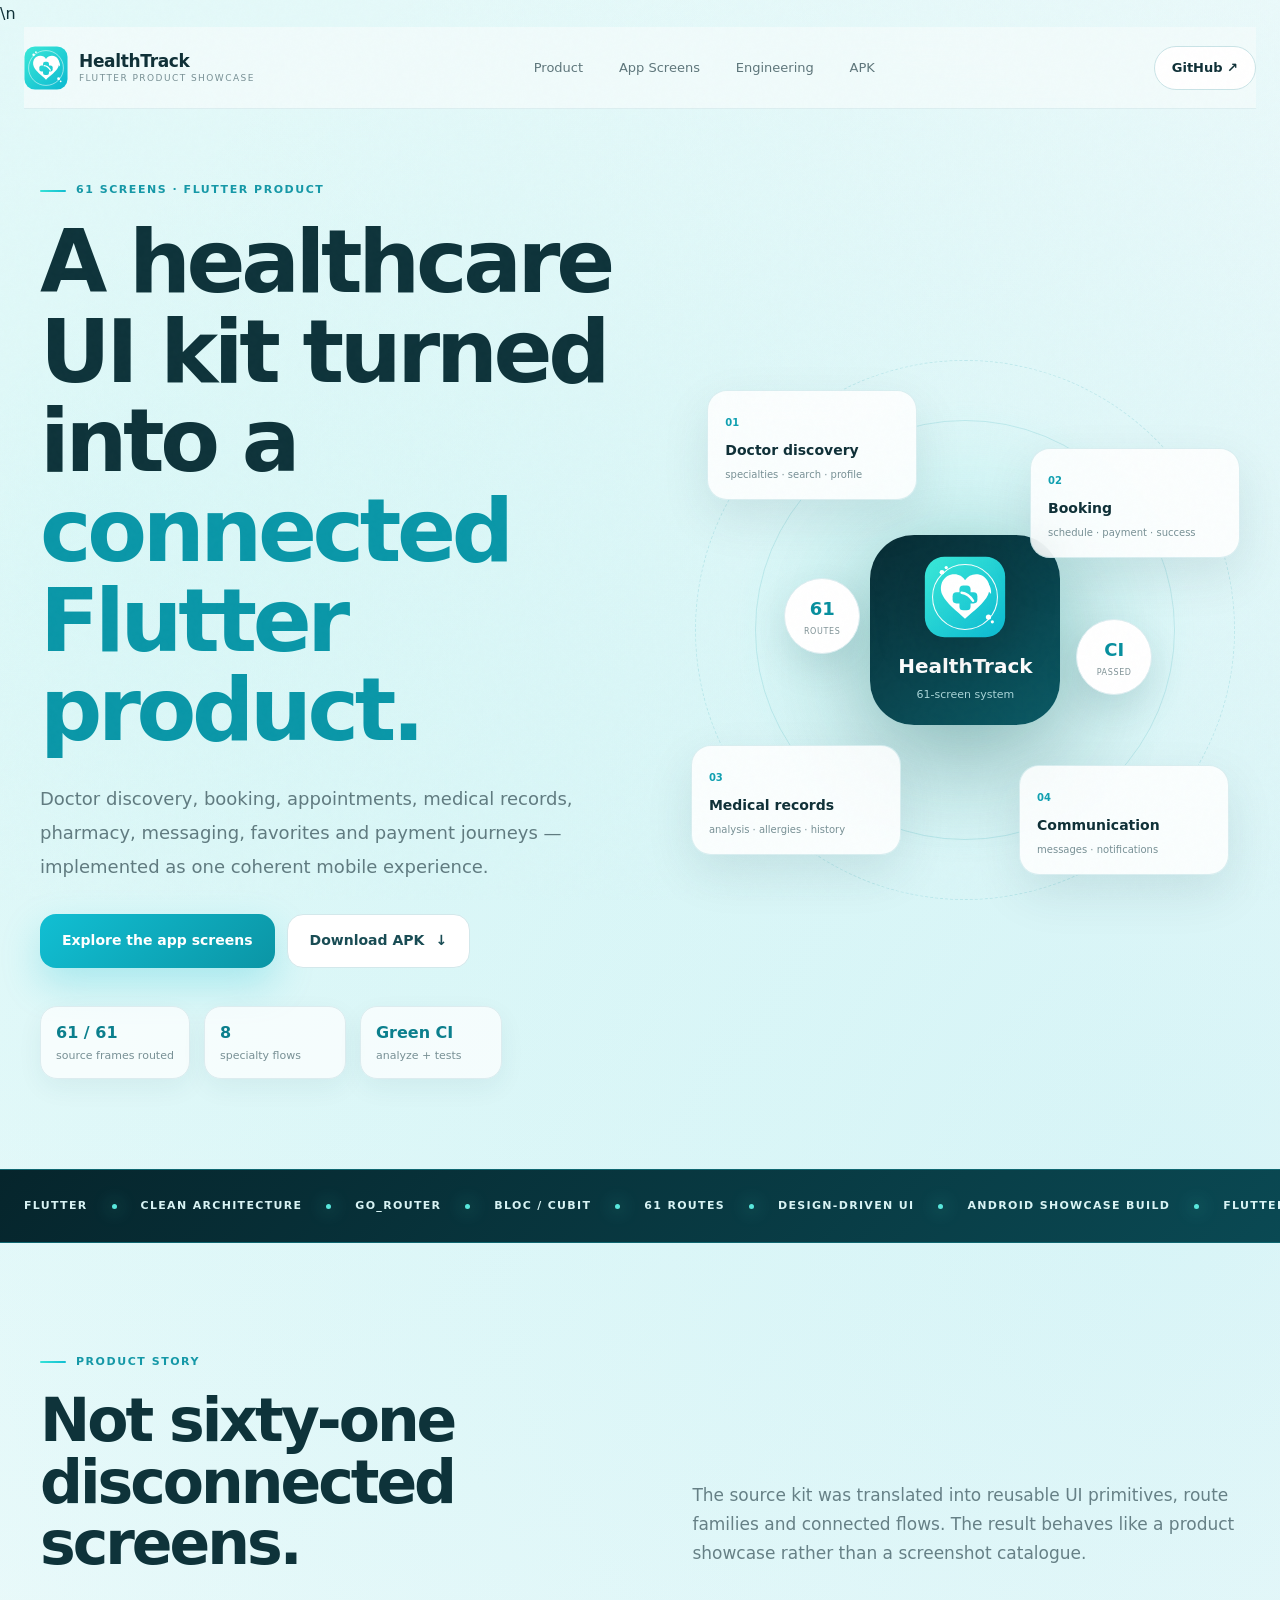
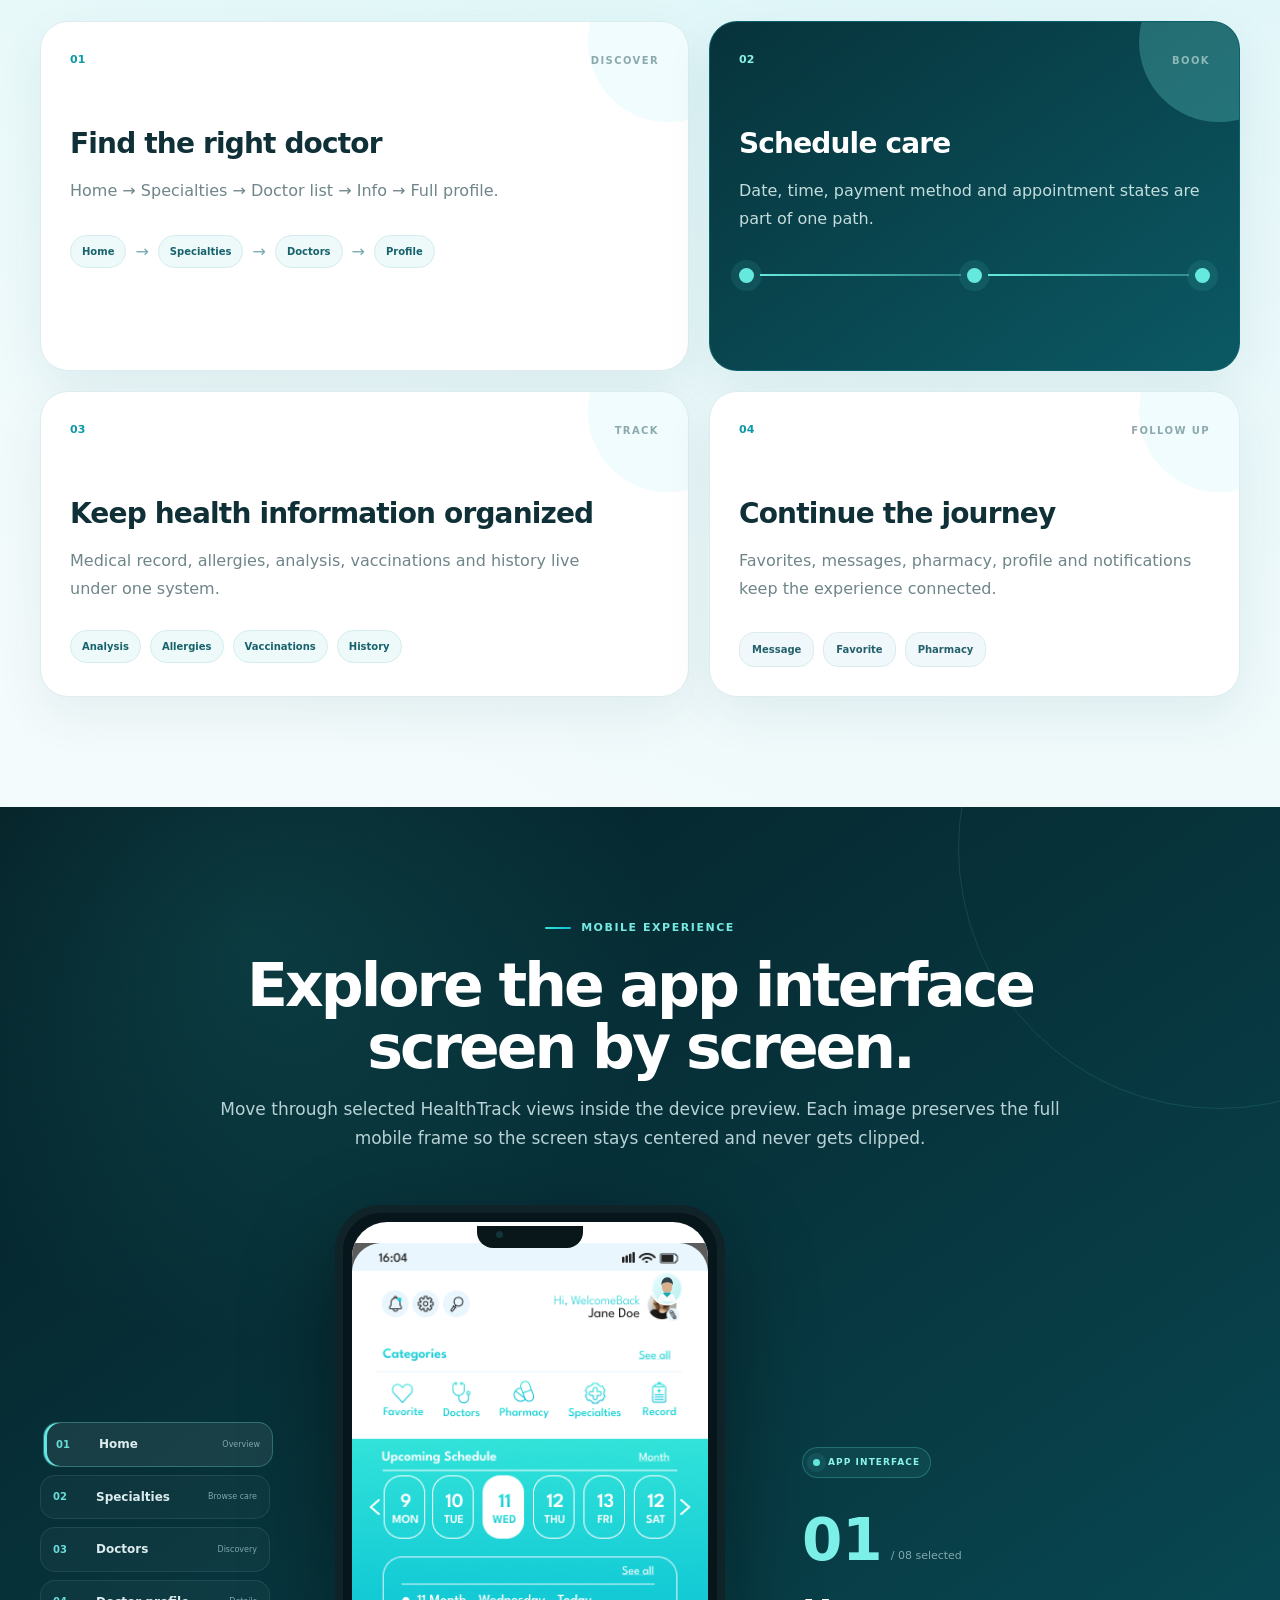
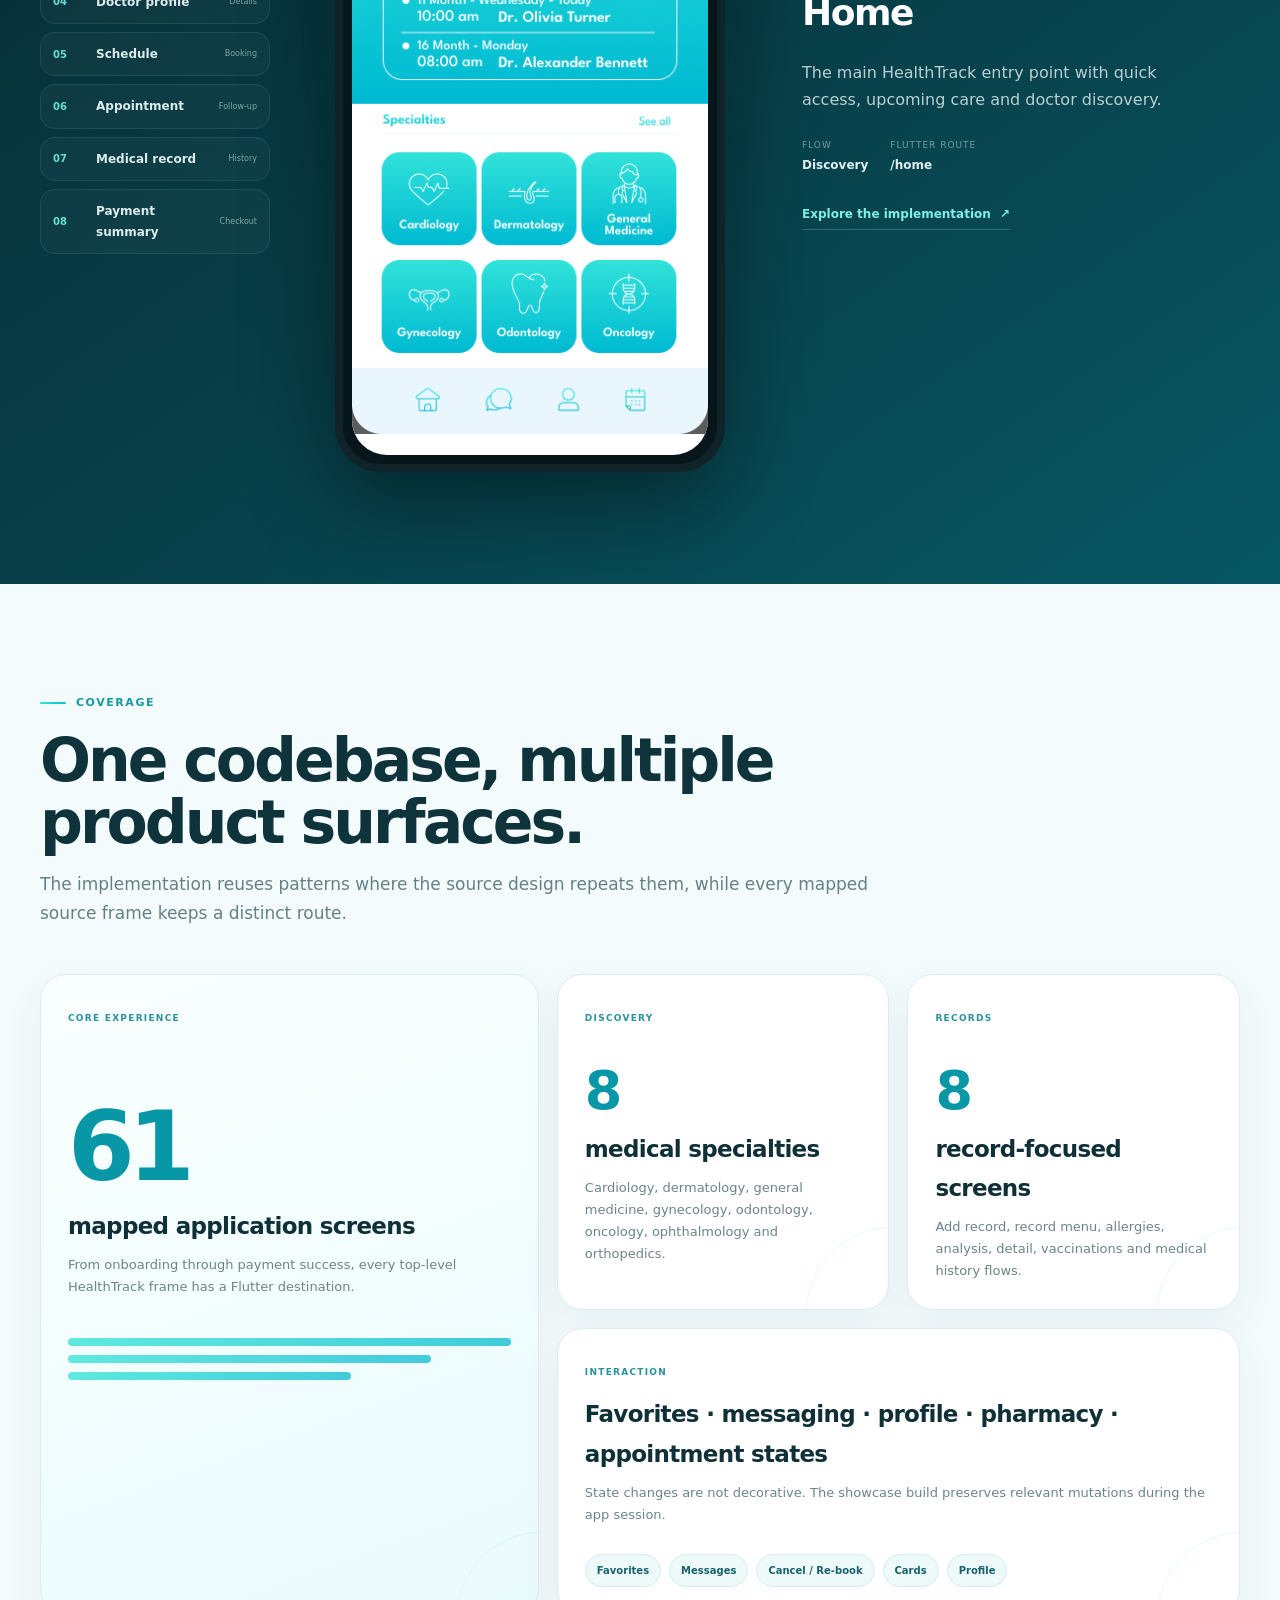
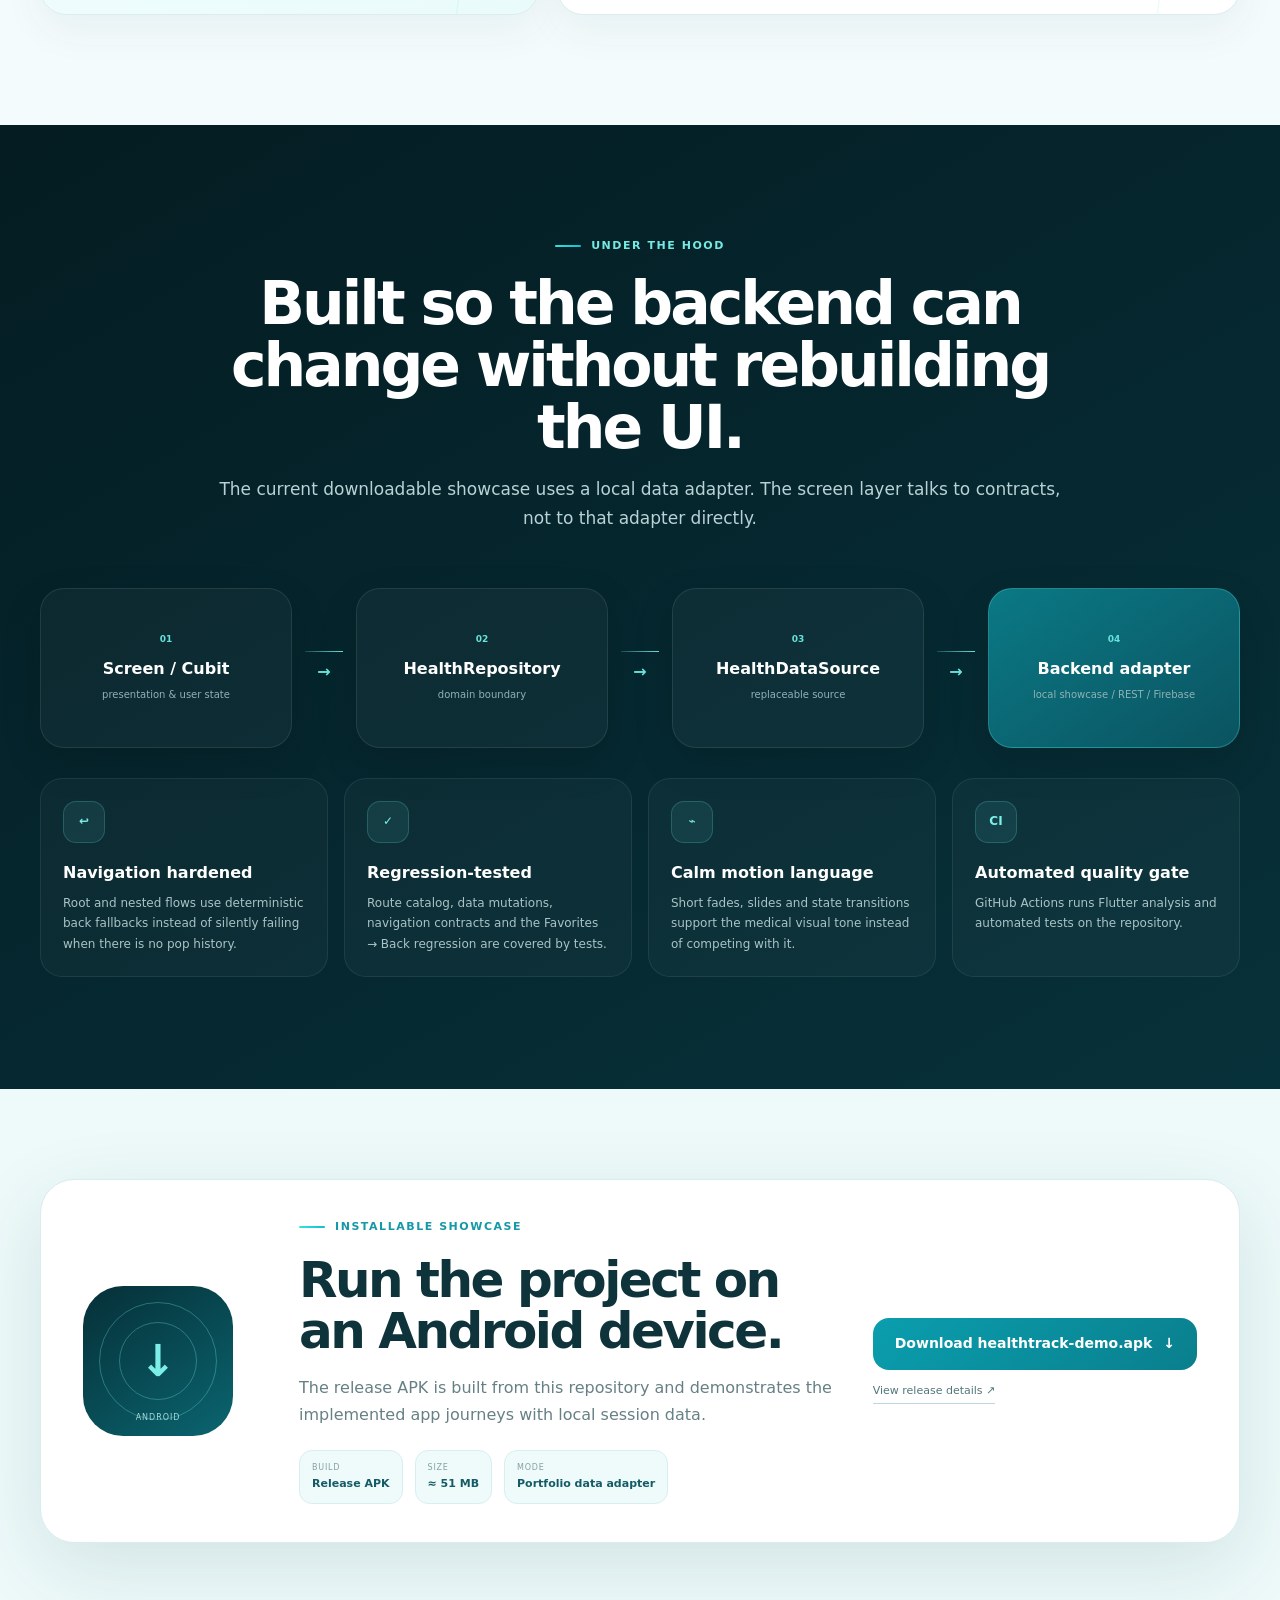
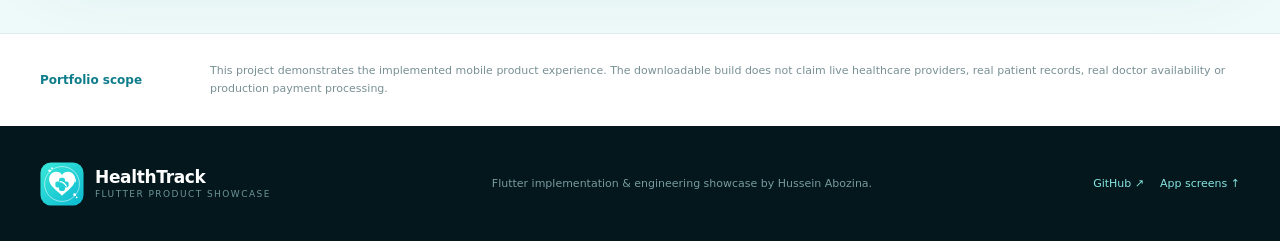
<file: index.html>
<!doctype html>
<html lang="en">
<head>
  <meta charset="utf-8" />
  <meta name="viewport" content="width=device-width,initial-scale=1" />
  <meta name="theme-color" content="#061e25" />\n  <link rel="icon" type="image/svg+xml" href="docs/assets/healthtrack-logo.svg" />
  <meta name="description" content="HealthTrack — a 61-screen Flutter health app showcase with connected flows, clean architecture, automated tests and an Android build." />
  <title>HealthTrack · Flutter Product Showcase</title>
  <link rel="stylesheet" href="docs/styles.css" />
  <script src="docs/script.js" defer></script>
</head>
<body>
  <div class="noise" aria-hidden="true"></div>

  <header class="site-header">
    <a class="brand" href="#top" aria-label="HealthTrack showcase home">
      <img class="brand-logo" src="docs/assets/healthtrack-logo.svg" alt="HealthTrack logo" width="44" height="44" />
      <span class="brand-copy">
        <strong>HealthTrack</strong>
        <small>Flutter Product Showcase</small>
      </span>
    </a>

    <nav aria-label="Primary navigation">
      <a href="#story">Product</a>
      <a href="#screens">App Screens</a>
      <a href="#engineering">Engineering</a>
      <a href="#download">APK</a>
    </nav>

    <a class="header-cta" href="https://github.com/Husseinabozina/medical_app" target="_blank" rel="noopener noreferrer">
      GitHub <span>↗</span>
    </a>
  </header>

  <main id="top">
    <section class="hero shell">
      <div class="hero-copy">
        <div class="eyebrow"><span></span> 61 SCREENS · FLUTTER PRODUCT</div>
        <h1>
          A healthcare UI kit turned into a
          <em>connected Flutter product.</em>
        </h1>
        <p class="hero-lead">
          Doctor discovery, booking, appointments, medical records, pharmacy, messaging,
          favorites and payment journeys — implemented as one coherent mobile experience.
        </p>

        <div class="hero-actions">
          <a class="button button-primary" href="#screens">Explore the app screens</a>
          <a class="button button-glass" href="https://github.com/Husseinabozina/medical_app/releases/download/showcase-latest/healthtrack-demo.apk">
            Download APK <span>↓</span>
          </a>
        </div>

        <div class="proof-row" aria-label="Project highlights">
          <div><b>61 / 61</b><span>source frames routed</span></div>
          <div><b>8</b><span>specialty flows</span></div>
          <div><b>Green CI</b><span>analyze + tests</span></div>
        </div>
      </div>

      <div class="hero-stage" aria-label="HealthTrack product system map">
        <div class="stage-glow"></div>
        <div class="stage-ring ring-one"></div>
        <div class="stage-ring ring-two"></div>
        <div class="stage-core">
          <img class="core-logo" src="docs/assets/healthtrack-logo.svg" alt="" width="74" height="74" />
          <strong>HealthTrack</strong>
          <span>61-screen system</span>
        </div>

        <div class="orbit-card orbit-a">
          <span class="orbit-index">01</span>
          <b>Doctor discovery</b>
          <small>specialties · search · profile</small>
        </div>
        <div class="orbit-card orbit-b">
          <span class="orbit-index">02</span>
          <b>Booking</b>
          <small>schedule · payment · success</small>
        </div>
        <div class="orbit-card orbit-c">
          <span class="orbit-index">03</span>
          <b>Medical records</b>
          <small>analysis · allergies · history</small>
        </div>
        <div class="orbit-card orbit-d">
          <span class="orbit-index">04</span>
          <b>Communication</b>
          <small>messages · notifications</small>
        </div>

        <div class="floating-proof fp-one"><b>61</b><span>routes</span></div>
        <div class="floating-proof fp-two"><b>CI</b><span>passed</span></div>
      </div>
    </section>

    <section class="signal-strip" aria-label="Technology and experience highlights">
      <div class="signal-track">
        <span>FLUTTER</span><i></i>
        <span>CLEAN ARCHITECTURE</span><i></i>
        <span>GO_ROUTER</span><i></i>
        <span>BLOC / CUBIT</span><i></i>
        <span>61 ROUTES</span><i></i>
        <span>DESIGN-DRIVEN UI</span><i></i>
        <span>ANDROID SHOWCASE BUILD</span><i></i>
        <span>FLUTTER</span><i></i>
        <span>CLEAN ARCHITECTURE</span>
      </div>
    </section>

    <section class="section shell" id="story">
      <div class="section-heading split-heading">
        <div>
          <div class="eyebrow"><span></span> PRODUCT STORY</div>
          <h2>Not sixty-one disconnected screens.</h2>
        </div>
        <p>
          The source kit was translated into reusable UI primitives, route families and connected flows.
          The result behaves like a product showcase rather than a screenshot catalogue.
        </p>
      </div>

      <div class="journey-grid">
        <article class="journey-card journey-card-wide">
          <div class="journey-top">
            <span class="journey-number">01</span>
            <span class="journey-label">DISCOVER</span>
          </div>
          <h3>Find the right doctor</h3>
          <p>Home → Specialties → Doctor list → Info → Full profile.</p>
          <div class="mini-flow">
            <span>Home</span><i>→</i><span>Specialties</span><i>→</i><span>Doctors</span><i>→</i><span>Profile</span>
          </div>
        </article>

        <article class="journey-card accent-card">
          <div class="journey-top">
            <span class="journey-number">02</span>
            <span class="journey-label">BOOK</span>
          </div>
          <h3>Schedule care</h3>
          <p>Date, time, payment method and appointment states are part of one path.</p>
          <div class="pulse-line"><span></span><i></i><span></span><i></i><span></span></div>
        </article>

        <article class="journey-card">
          <div class="journey-top">
            <span class="journey-number">03</span>
            <span class="journey-label">TRACK</span>
          </div>
          <h3>Keep health information organized</h3>
          <p>Medical record, allergies, analysis, vaccinations and history live under one system.</p>
          <div class="record-stack">
            <span>Analysis</span><span>Allergies</span><span>Vaccinations</span><span>History</span>
          </div>
        </article>

        <article class="journey-card">
          <div class="journey-top">
            <span class="journey-number">04</span>
            <span class="journey-label">FOLLOW UP</span>
          </div>
          <h3>Continue the journey</h3>
          <p>Favorites, messages, pharmacy, profile and notifications keep the experience connected.</p>
          <div class="bubble-stack">
            <span>Message</span><span>Favorite</span><span>Pharmacy</span>
          </div>
        </article>
      </div>
    </section>

    <section class="screens-section" id="screens">
      <div class="shell">
        <div class="section-heading centered light-heading">
          <div class="eyebrow"><span></span> MOBILE EXPERIENCE</div>
          <h2>Explore the app interface screen by screen.</h2>
          <p>
            Move through selected HealthTrack views inside the device preview. Each image preserves the full mobile frame so the screen stays centered and never gets clipped.
          </p>
        </div>

        <div class="screen-explorer">
          <aside class="screen-selector" aria-label="Choose an app screen">
            <button class="screen-tab is-active" data-screen="home">
              <span>01</span><b>Home</b><small>Overview</small>
            </button>
            <button class="screen-tab" data-screen="specialties">
              <span>02</span><b>Specialties</b><small>Browse care</small>
            </button>
            <button class="screen-tab" data-screen="doctors">
              <span>03</span><b>Doctors</b><small>Discovery</small>
            </button>
            <button class="screen-tab" data-screen="profile">
              <span>04</span><b>Doctor profile</b><small>Details</small>
            </button>
            <button class="screen-tab" data-screen="schedule">
              <span>05</span><b>Schedule</b><small>Booking</small>
            </button>
            <button class="screen-tab" data-screen="appointment">
              <span>06</span><b>Appointment</b><small>Follow-up</small>
            </button>
            <button class="screen-tab" data-screen="record">
              <span>07</span><b>Medical record</b><small>History</small>
            </button>
            <button class="screen-tab" data-screen="payment">
              <span>08</span><b>Payment summary</b><small>Checkout</small>
            </button>
          </aside>

          <div class="app-device-wrap">
            <div class="device-shadow"></div>
            <div class="app-device">
              <div class="device-top"><span></span></div>
              <div class="screen-image-stage">
                <img
                  id="app-screen-image"
                  src="docs/assets/app-screens/01-home.png"
                  alt="HealthTrack home interface"
                  width="360"
                  height="800"
                  decoding="async"
                />
                <div class="avatar-overlays" id="avatar-overlays" aria-hidden="true"></div>
                <div class="screen-swap-indicator" id="screen-swap-indicator" aria-hidden="true">
                  <i></i><i></i><i></i>
                </div>
              </div>
            </div>
          </div>

          <div class="screen-notes">
            <span class="preview-chip"><i></i> APP INTERFACE</span>
            <div class="screen-count"><b id="screen-number">01</b><span>/ 08 selected</span></div>
            <h3 id="screen-title">Home</h3>
            <p id="screen-copy">The main HealthTrack entry point with quick access, upcoming care and doctor discovery.</p>
            <div class="screen-meta">
              <span><small>Flow</small><b id="screen-flow">Discovery</b></span>
              <span><small>Flutter route</small><b id="screen-route">/home</b></span>
            </div>
            <a class="inline-link" href="https://github.com/Husseinabozina/medical_app" target="_blank" rel="noopener noreferrer">
              Explore the implementation <span>↗</span>
            </a>
          </div>
        </div>
      </div>
    </section>

    <section class="section shell">
      <div class="section-heading">
        <div class="eyebrow"><span></span> COVERAGE</div>
        <h2>One codebase, multiple product surfaces.</h2>
        <p>The implementation reuses patterns where the source design repeats them, while every mapped source frame keeps a distinct route.</p>
      </div>

      <div class="coverage-grid">
        <article class="coverage-card big-card">
          <span class="coverage-kicker">CORE EXPERIENCE</span>
          <strong>61</strong>
          <h3>mapped application screens</h3>
          <p>From onboarding through payment success, every top-level HealthTrack frame has a Flutter destination.</p>
          <div class="coverage-bars"><span style="--w:100%"></span><span style="--w:82%"></span><span style="--w:64%"></span></div>
        </article>
        <article class="coverage-card">
          <span class="coverage-kicker">DISCOVERY</span>
          <strong>8</strong>
          <h3>medical specialties</h3>
          <p>Cardiology, dermatology, general medicine, gynecology, odontology, oncology, ophthalmology and orthopedics.</p>
        </article>
        <article class="coverage-card">
          <span class="coverage-kicker">RECORDS</span>
          <strong>8</strong>
          <h3>record-focused screens</h3>
          <p>Add record, record menu, allergies, analysis, detail, vaccinations and medical history flows.</p>
        </article>
        <article class="coverage-card wide-card">
          <span class="coverage-kicker">INTERACTION</span>
          <h3>Favorites · messaging · profile · pharmacy · appointment states</h3>
          <p>State changes are not decorative. The showcase build preserves relevant mutations during the app session.</p>
          <div class="interaction-chips"><span>Favorites</span><span>Messages</span><span>Cancel / Re-book</span><span>Cards</span><span>Profile</span></div>
        </article>
      </div>
    </section>

    <section class="engineering-section" id="engineering">
      <div class="shell">
        <div class="section-heading centered light-heading">
          <div class="eyebrow"><span></span> UNDER THE HOOD</div>
          <h2>Built so the backend can change without rebuilding the UI.</h2>
          <p>The current downloadable showcase uses a local data adapter. The screen layer talks to contracts, not to that adapter directly.</p>
        </div>

        <div class="architecture-stage">
          <div class="architecture-node">
            <span>01</span><b>Screen / Cubit</b><small>presentation & user state</small>
          </div>
          <div class="architecture-arrow"><i></i><b>→</b></div>
          <div class="architecture-node">
            <span>02</span><b>HealthRepository</b><small>domain boundary</small>
          </div>
          <div class="architecture-arrow"><i></i><b>→</b></div>
          <div class="architecture-node">
            <span>03</span><b>HealthDataSource</b><small>replaceable source</small>
          </div>
          <div class="architecture-arrow"><i></i><b>→</b></div>
          <div class="architecture-node architecture-node-accent">
            <span>04</span><b>Backend adapter</b><small>local showcase / REST / Firebase</small>
          </div>
        </div>

        <div class="engineering-bento">
          <article>
            <span class="bento-icon">↩</span>
            <h3>Navigation hardened</h3>
            <p>Root and nested flows use deterministic back fallbacks instead of silently failing when there is no pop history.</p>
          </article>
          <article>
            <span class="bento-icon">✓</span>
            <h3>Regression-tested</h3>
            <p>Route catalog, data mutations, navigation contracts and the Favorites → Back regression are covered by tests.</p>
          </article>
          <article>
            <span class="bento-icon">⌁</span>
            <h3>Calm motion language</h3>
            <p>Short fades, slides and state transitions support the medical visual tone instead of competing with it.</p>
          </article>
          <article>
            <span class="bento-icon">CI</span>
            <h3>Automated quality gate</h3>
            <p>GitHub Actions runs Flutter analysis and automated tests on the repository.</p>
          </article>
        </div>
      </div>
    </section>

    <section class="download-section" id="download">
      <div class="shell download-shell">
        <div class="download-visual" aria-hidden="true">
          <div class="download-disc disc-one"></div>
          <div class="download-disc disc-two"></div>
          <div class="download-symbol">↓</div>
          <span class="download-badge">ANDROID</span>
        </div>

        <div class="download-copy">
          <div class="eyebrow"><span></span> INSTALLABLE SHOWCASE</div>
          <h2>Run the project on an Android device.</h2>
          <p>
            The release APK is built from this repository and demonstrates the implemented app journeys with local session data.
          </p>
          <div class="download-meta">
            <span><small>Build</small><b>Release APK</b></span>
            <span><small>Size</small><b>≈ 51 MB</b></span>
            <span><small>Mode</small><b>Portfolio data adapter</b></span>
          </div>
        </div>

        <div class="download-actions">
          <a class="button download-button" href="https://github.com/Husseinabozina/medical_app/releases/download/showcase-latest/healthtrack-demo.apk">
            Download healthtrack-demo.apk <span>↓</span>
          </a>
          <a class="release-link" href="https://github.com/Husseinabozina/medical_app/releases/tag/showcase-latest" target="_blank" rel="noopener noreferrer">
            View release details ↗
          </a>
        </div>
      </div>
    </section>

    <section class="truth-strip">
      <div class="shell">
        <b>Portfolio scope</b>
        <p>
          This project demonstrates the implemented mobile product experience. The downloadable build does not claim live healthcare providers,
          real patient records, real doctor availability or production payment processing.
        </p>
      </div>
    </section>
  </main>

  <footer>
    <div class="shell footer-inner">
      <a class="brand footer-brand" href="#top">
        <img class="brand-logo" src="docs/assets/healthtrack-logo.svg" alt="HealthTrack logo" width="44" height="44" />
        <span class="brand-copy"><strong>HealthTrack</strong><small>Flutter Product Showcase</small></span>
      </a>
      <p>Flutter implementation & engineering showcase by Hussein Abozina.</p>
      <div class="footer-links">
        <a href="https://github.com/Husseinabozina/medical_app" target="_blank" rel="noopener noreferrer">GitHub ↗</a>
        <a href="#screens">App screens ↑</a>
      </div>
    </div>
  </footer>
</body>
</html>
</file>
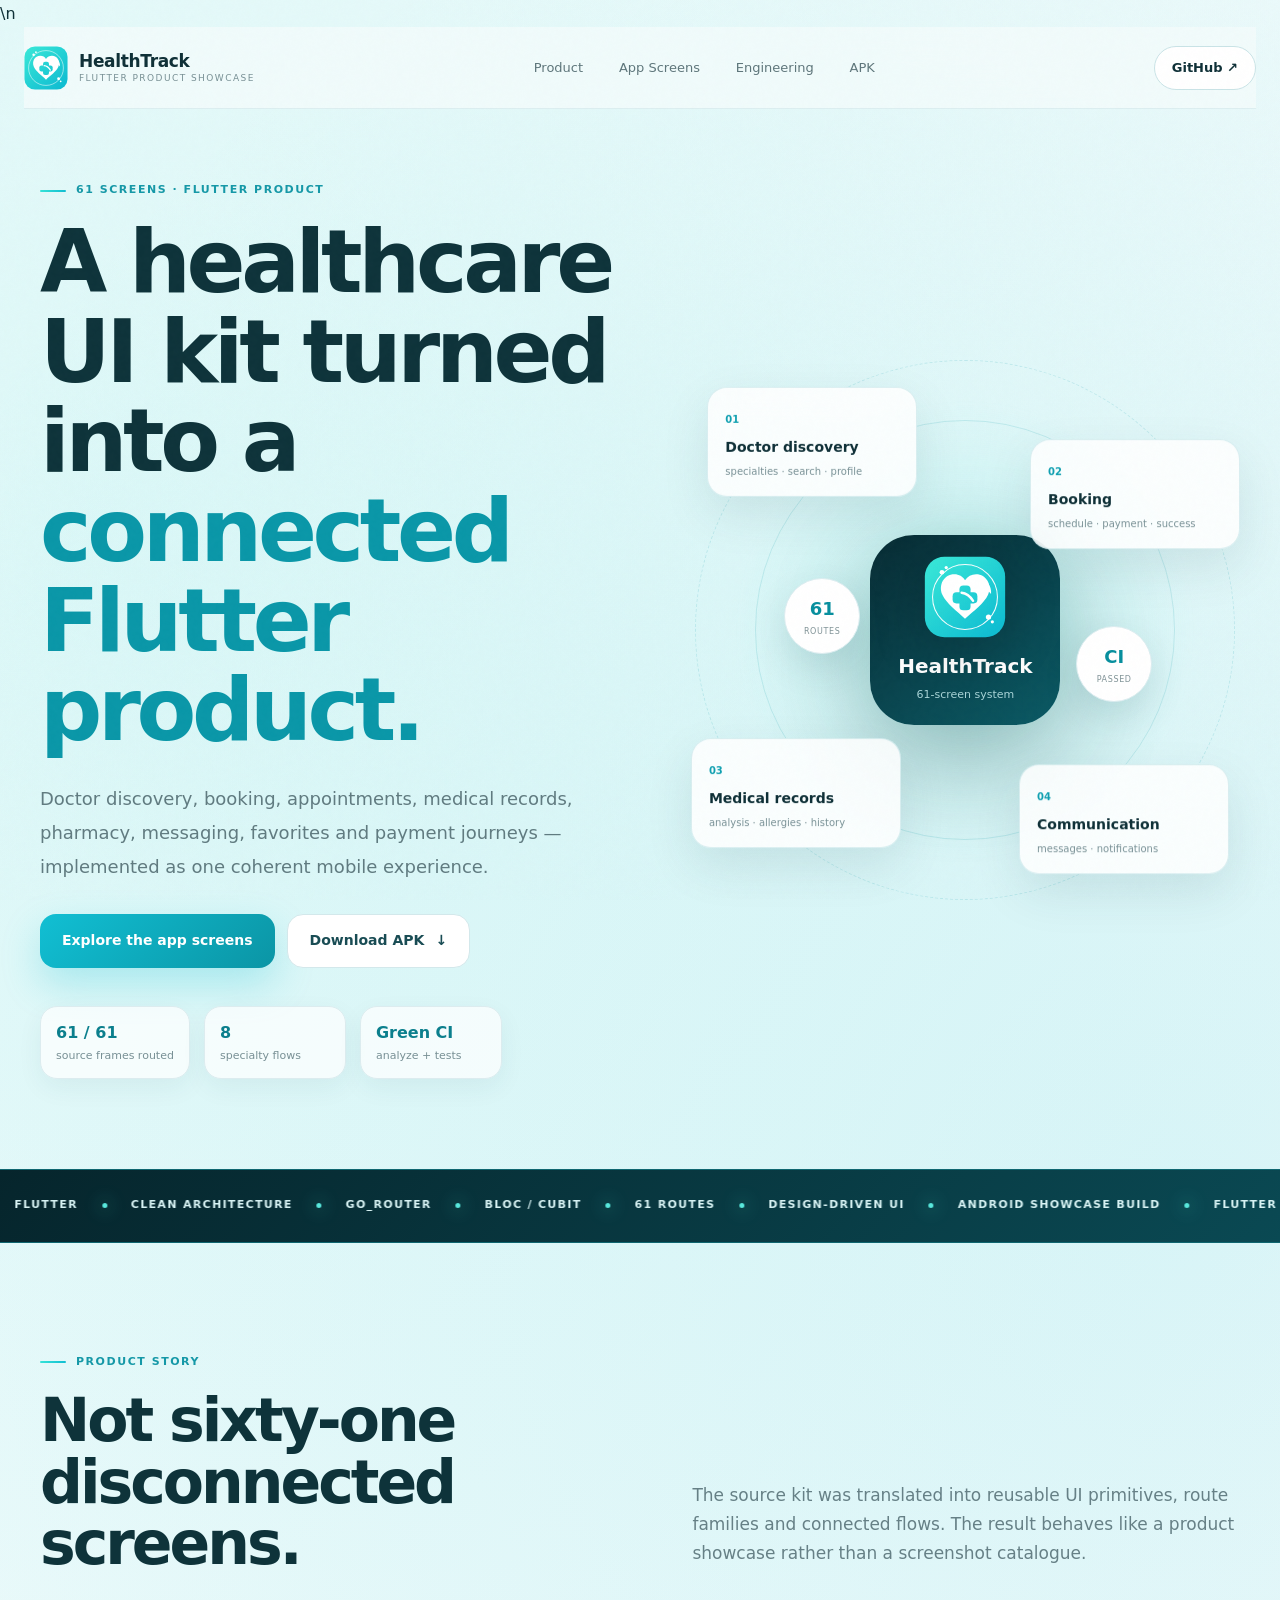
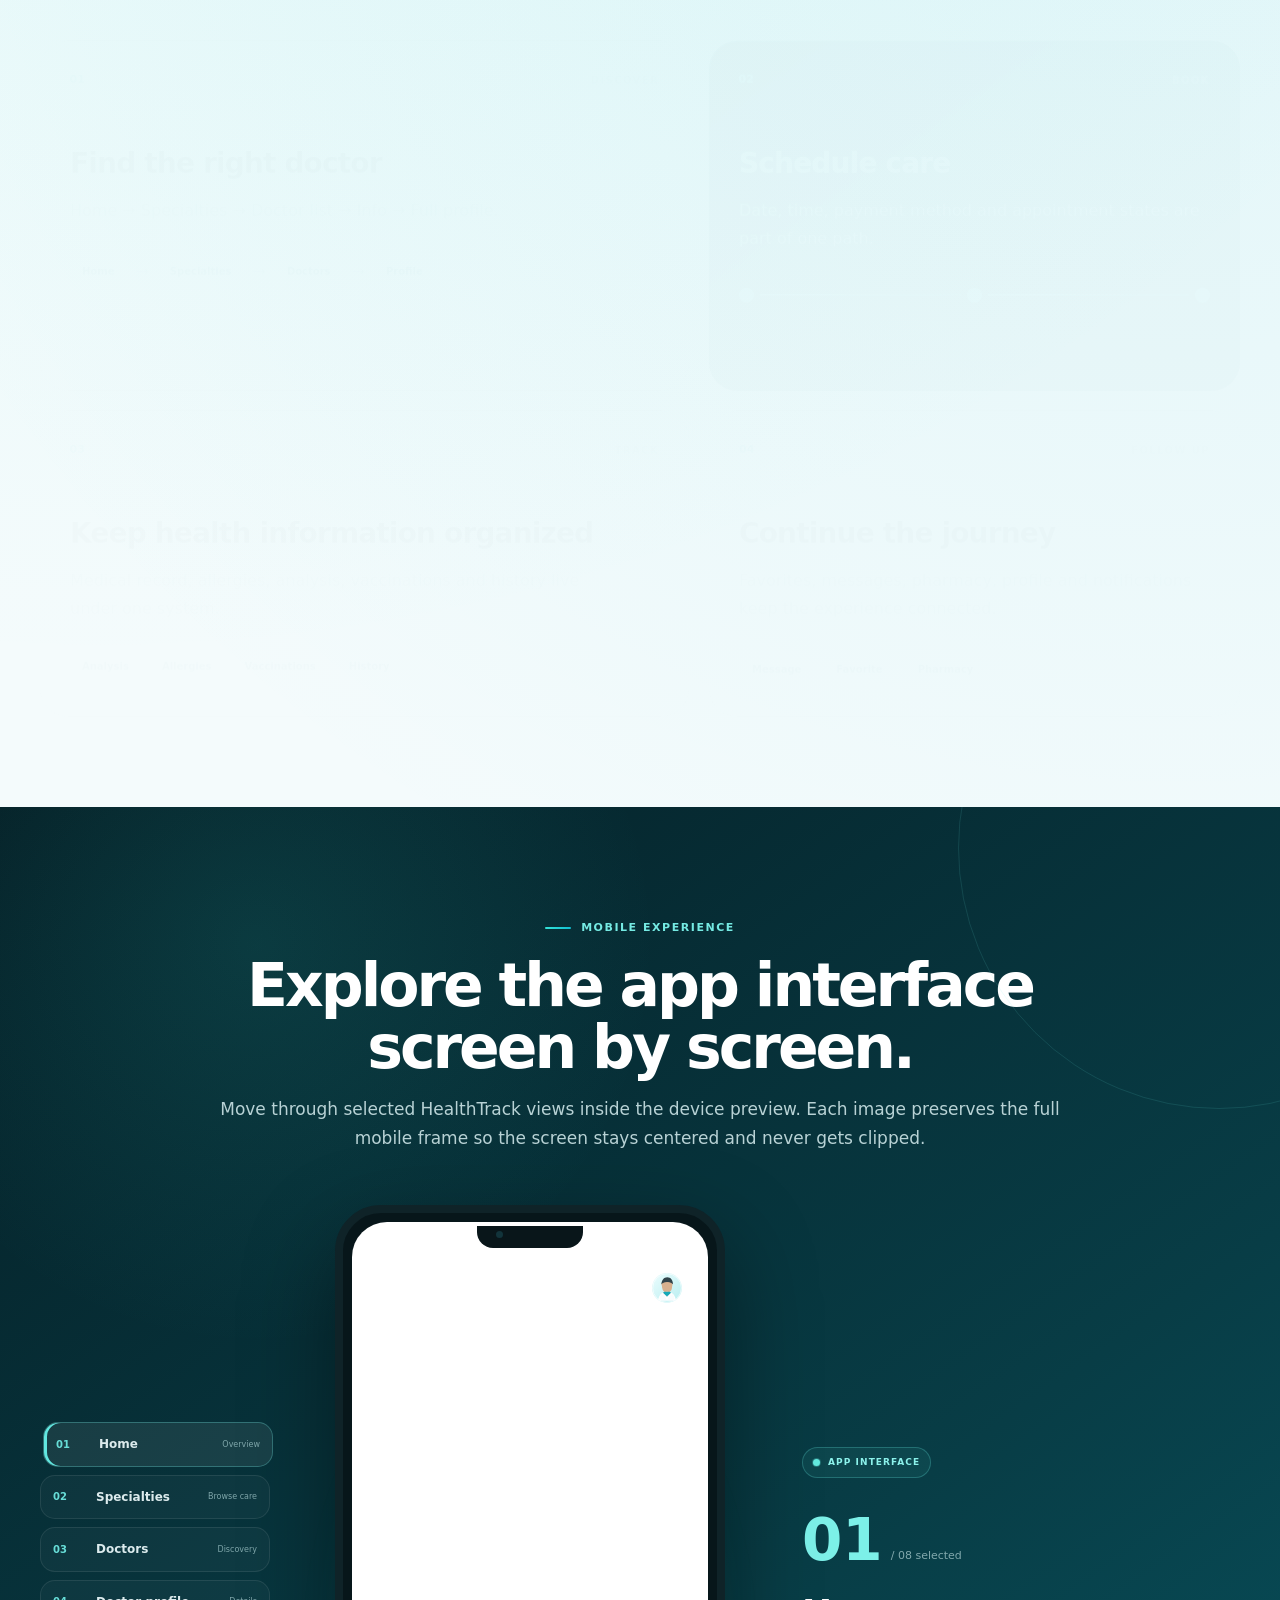
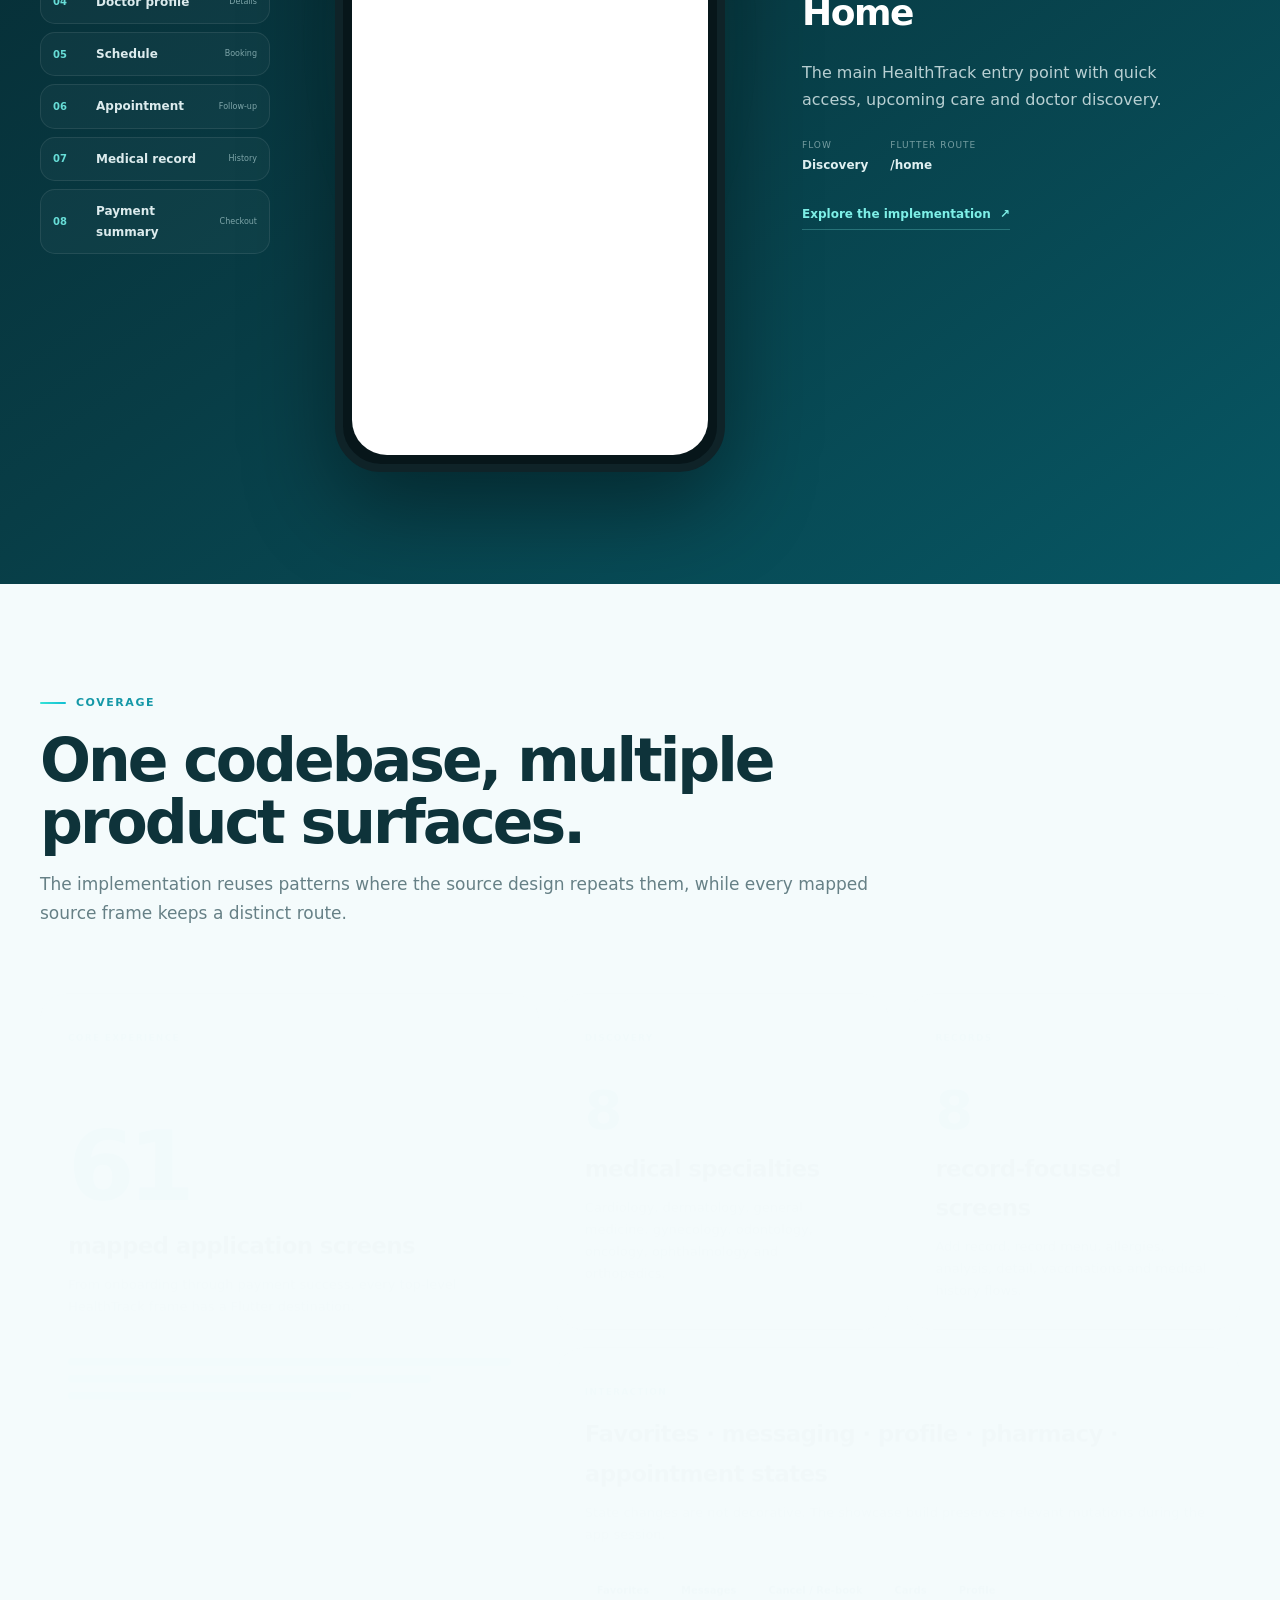
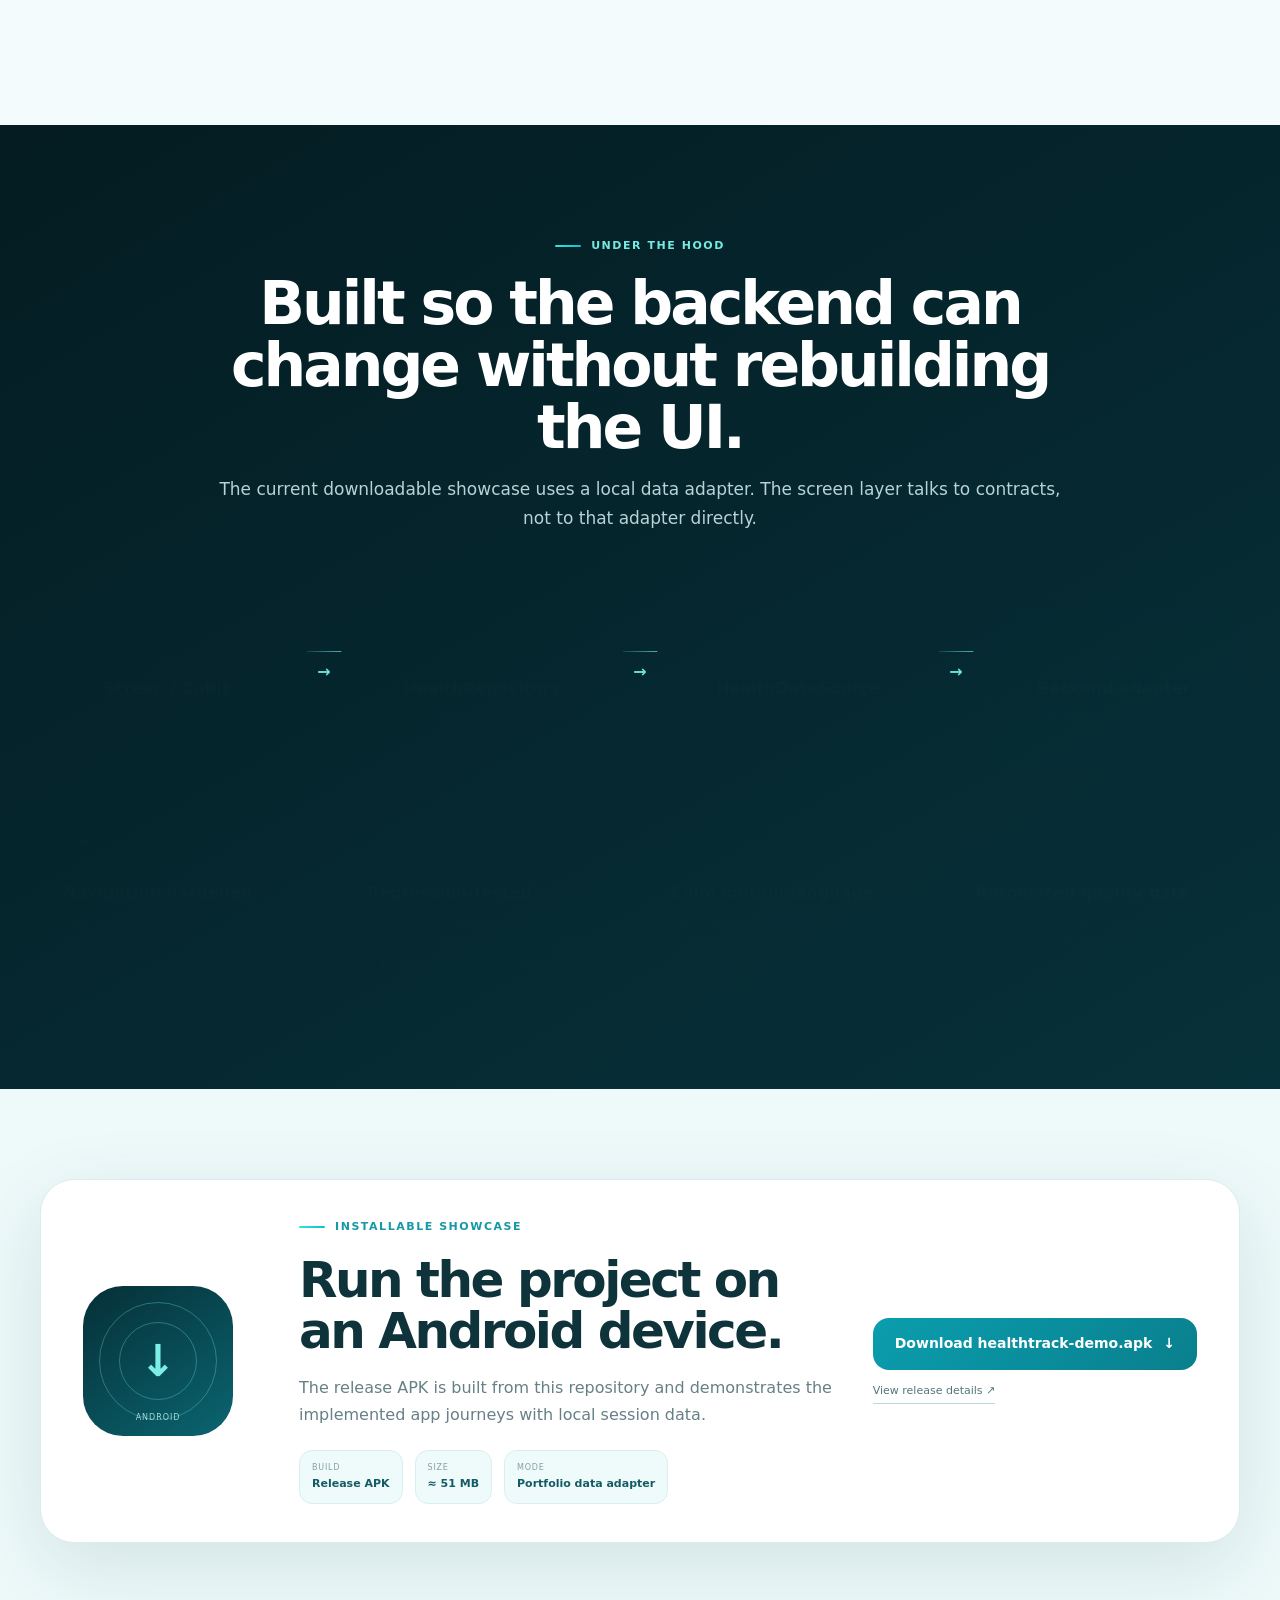
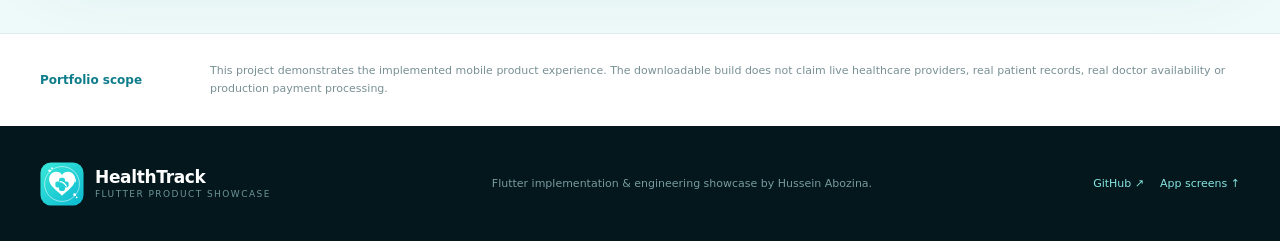
<file: docs/index.html>
<!doctype html>
<html lang="en">
<head>
  <meta charset="utf-8" />
  <meta name="viewport" content="width=device-width,initial-scale=1" />
  <meta http-equiv="refresh" content="0; url=../" />
  <link rel="canonical" href="../" />
  <title>HealthTrack Showcase</title>
</head>
<body>
  <p><a href="../">Open HealthTrack showcase</a></p>
</body>
</html>
</file>
<file: docs/styles.css>
:root{
  --bg:#f4fbfc;
  --paper:#ffffff;
  --ink:#0f3037;
  --muted:#668086;
  --line:#d8eaed;
  --deep:#061f26;
  --deep2:#0a3942;
  --aqua:#35e3d7;
  --cyan:#11bed2;
  --teal:#0b98a8;
  --soft:#e9f9fa;
  --soft2:#eef7fb;
  --shadow:0 24px 80px rgba(7,56,64,.12);
  --shadow-strong:0 34px 100px rgba(2,28,34,.28);
}
*{box-sizing:border-box}
html{scroll-behavior:smooth;scroll-padding-top:96px}
body{
  margin:0;
  color:var(--ink);
  background:
    radial-gradient(circle at 8% 8%,rgba(53,227,215,.12),transparent 28%),
    radial-gradient(circle at 92% 18%,rgba(17,190,210,.10),transparent 26%),
    var(--bg);
  font-family:Inter,ui-sans-serif,system-ui,-apple-system,BlinkMacSystemFont,"Segoe UI",sans-serif;
  line-height:1.7;
  overflow-x:hidden;
}
img{max-width:100%;display:block}
a{color:inherit;text-decoration:none}
button{font:inherit}
.shell{width:min(1200px,calc(100% - 48px));margin-inline:auto}
.noise{
  position:fixed;inset:0;pointer-events:none;z-index:1000;opacity:.025;
  background-image:url("data:image/svg+xml,%3Csvg viewBox='0 0 180 180' xmlns='http://www.w3.org/2000/svg'%3E%3Cfilter id='n'%3E%3CfeTurbulence type='fractalNoise' baseFrequency='.85' numOctaves='3' stitchTiles='stitch'/%3E%3C/filter%3E%3Crect width='100%25' height='100%25' filter='url(%23n)' opacity='.75'/%3E%3C/svg%3E");
}
.site-header{
  height:82px;
  width:min(1360px,calc(100% - 48px));
  margin:auto;
  display:flex;
  align-items:center;
  justify-content:space-between;
  gap:28px;
  position:sticky;
  top:0;
  z-index:100;
  background:rgba(244,251,252,.78);
  backdrop-filter:blur(18px);
  border-bottom:1px solid rgba(18,117,129,.09);
}
.brand{display:flex;align-items:center;gap:11px;min-width:max-content}
.brand-mark{
  width:44px;height:44px;border-radius:15px;display:grid;place-items:center;position:relative;overflow:hidden;
  background:linear-gradient(135deg,var(--aqua),var(--cyan));
  box-shadow:0 10px 30px rgba(17,190,210,.24);
}
.brand-mark i{position:absolute;width:58px;height:58px;border:1px solid #fff8;border-radius:50%;left:-22px;top:-25px}
.brand-mark b{color:#fff;font-size:26px;line-height:1}
.brand-copy{display:grid;line-height:1.08}
.brand-copy strong{font-size:17px;letter-spacing:-.02em}
.brand-copy small{font-size:9px;letter-spacing:.16em;text-transform:uppercase;color:#789095;margin-top:4px}
.site-header nav{display:flex;gap:clamp(16px,2.8vw,36px);font-size:13px;color:#5e767b}
.site-header nav a{position:relative;padding-block:8px}
.site-header nav a:after{content:"";position:absolute;left:0;right:100%;bottom:2px;height:2px;background:linear-gradient(90deg,var(--aqua),var(--cyan));transition:right .2s}
.site-header nav a:hover:after{right:0}
.header-cta{
  padding:10px 17px;border-radius:999px;border:1px solid #c9e3e6;background:#fff;
  font-size:13px;font-weight:800;transition:.2s;
}
.header-cta:hover{transform:translateY(-2px);border-color:#7adce3;box-shadow:0 10px 26px rgba(10,102,113,.10)}
.hero{
  min-height:760px;
  display:grid;
  grid-template-columns:1.04fr .96fr;
  gap:56px;
  align-items:center;
  padding-block:72px 90px;
}
.eyebrow{display:flex;align-items:center;gap:10px;color:#1598a7;font-size:11px;font-weight:900;letter-spacing:.14em;margin-bottom:18px}
.eyebrow>span{width:26px;height:2px;background:linear-gradient(90deg,var(--aqua),var(--cyan));border-radius:99px}
.hero h1,.section-heading h2,.download-copy h2{
  margin:0;
  color:#0e333a;
  letter-spacing:-.05em;
  line-height:1.03;
}
.hero h1{font-size:clamp(52px,6.8vw,88px);max-width:690px}
.hero h1 em{font-style:normal;color:#0a97a8}
.hero-lead{font-size:18px;line-height:1.9;color:#607b80;max-width:650px;margin:26px 0 30px}
.hero-actions{display:flex;gap:12px;flex-wrap:wrap}
.button{
  display:inline-flex;align-items:center;justify-content:center;gap:11px;
  padding:14px 22px;border-radius:16px;font-weight:850;font-size:14px;
  transition:transform .2s,box-shadow .2s,background .2s,border-color .2s;
}
.button:hover{transform:translateY(-2px)}
.button-primary{background:linear-gradient(135deg,#11bfd3,#0b95a5);color:#fff;box-shadow:0 16px 38px rgba(17,190,210,.26)}
.button-glass{background:#fff;border:1px solid #d3e8eb;color:#194c54}
.proof-row{display:flex;gap:14px;flex-wrap:wrap;margin-top:38px}
.proof-row div{
  min-width:142px;padding:12px 15px;border-radius:17px;background:rgba(255,255,255,.72);
  border:1px solid #dcecef;box-shadow:0 9px 26px rgba(12,75,83,.06);display:grid;gap:1px;
}
.proof-row b{font-size:16px;color:#0b7f8d}.proof-row span{font-size:11px;color:#789095}
.hero-stage{height:600px;position:relative;isolation:isolate}
.stage-glow{
  position:absolute;left:50%;top:50%;width:460px;height:460px;transform:translate(-50%,-50%);
  background:radial-gradient(circle,#6beadf66 0,#9ff0eb2d 42%,transparent 70%);
  border-radius:50%;filter:blur(3px);z-index:-3
}
.stage-ring{position:absolute;left:50%;top:50%;border:1px solid rgba(11,151,168,.15);border-radius:50%;transform:translate(-50%,-50%)}
.ring-one{width:420px;height:420px}.ring-two{width:540px;height:540px;border-style:dashed}
.stage-core{
  position:absolute;left:50%;top:50%;transform:translate(-50%,-50%);
  width:190px;height:190px;border-radius:44px;background:linear-gradient(145deg,#082c34,#0a5964);
  color:#fff;display:grid;place-items:center;align-content:center;gap:3px;box-shadow:var(--shadow-strong);
}
.core-icon{width:60px;height:60px;border-radius:21px;background:linear-gradient(135deg,var(--aqua),var(--cyan));display:grid;place-items:center;font-size:35px;font-weight:900;margin-bottom:8px}
.stage-core strong{font-size:20px}.stage-core span{font-size:11px;color:#a9d5d8}
.orbit-card{
  position:absolute;width:210px;padding:16px 17px;border-radius:20px;background:rgba(255,255,255,.86);
  border:1px solid rgba(15,145,159,.14);box-shadow:0 18px 48px rgba(7,57,65,.10);backdrop-filter:blur(15px);
  animation:floatCard 5.2s ease-in-out infinite;
}
.orbit-card b{display:block;font-size:14px;margin:5px 0 3px}.orbit-card small{display:block;font-size:10px;color:#789095}
.orbit-index{font-size:10px;font-weight:900;color:#10a0b1}
.orbit-a{left:3%;top:60px;animation-delay:-.6s}.orbit-b{right:0;top:118px;animation-delay:-1.9s}.orbit-c{left:0;bottom:75px;animation-delay:-3s}.orbit-d{right:2%;bottom:55px;animation-delay:-4.2s}
.floating-proof{
  position:absolute;display:grid;place-items:center;align-content:center;width:76px;height:76px;border-radius:50%;
  background:#fff;border:1px solid #dbecef;box-shadow:0 15px 36px rgba(8,63,72,.12);animation:floatSmall 4s ease-in-out infinite;
}
.floating-proof b{font-size:18px;color:#078f9e}.floating-proof span{font-size:8px;text-transform:uppercase;color:#809397;letter-spacing:.08em}
.fp-one{left:17%;top:248px}.fp-two{right:16%;bottom:235px;animation-delay:-2s}
.signal-strip{background:linear-gradient(135deg,#06252c,#0a4953);color:#d8f3f4;overflow:hidden;border-block:1px solid #0f6670}
.signal-track{min-height:72px;display:flex;align-items:center;gap:24px;width:max-content;animation:marquee 28s linear infinite;padding-inline:24px;font-size:11px;font-weight:900;letter-spacing:.12em}
.signal-track i{width:5px;height:5px;border-radius:50%;background:#59e7dc;box-shadow:0 0 18px #59e7dc}
.section{padding-block:110px}
.section-heading{max-width:830px;margin-bottom:46px}
.section-heading h2{font-size:clamp(38px,5vw,60px)}
.section-heading p{color:#668086;font-size:17px;margin:16px 0 0}
.split-heading{max-width:none;display:grid;grid-template-columns:1fr .9fr;align-items:end;gap:44px}
.split-heading>p{margin:0 0 7px}
.journey-grid{display:grid;grid-template-columns:1.1fr .9fr;gap:20px}
.journey-card{
  min-height:300px;background:#fff;border:1px solid #dcecef;border-radius:28px;padding:29px;
  box-shadow:0 18px 50px rgba(8,69,78,.07);position:relative;overflow:hidden;
}
.journey-card-wide{min-height:350px}
.journey-card:before{content:"";position:absolute;width:160px;height:160px;border-radius:50%;background:#18c7d410;right:-60px;top:-60px}
.accent-card{background:linear-gradient(145deg,#07333b,#0b5964);color:#fff;border-color:#0b616b}
.accent-card:before{background:#75ece340}
.journey-top{display:flex;align-items:center;justify-content:space-between}
.journey-number{font-size:11px;font-weight:900;color:#0d98a7}.accent-card .journey-number{color:#8af1e9}
.journey-label{font-size:10px;letter-spacing:.14em;font-weight:900;color:#94a7aa}
.journey-card h3{font-size:28px;letter-spacing:-.03em;margin:50px 0 10px}.accent-card h3{color:#fff}
.journey-card p{margin:0;color:#6f8589;max-width:560px}.accent-card p{color:#c4dddd}
.mini-flow{display:flex;gap:9px;align-items:center;flex-wrap:wrap;margin-top:30px}
.mini-flow span,.record-stack span,.interaction-chips span{background:#eefafa;border:1px solid #d4ecee;border-radius:999px;padding:7px 11px;font-size:10px;font-weight:800;color:#17626c}
.mini-flow i{font-style:normal;color:#75aab0}
.pulse-line{display:flex;align-items:center;margin-top:36px}
.pulse-line span{width:15px;height:15px;border-radius:50%;background:#65e9df;box-shadow:0 0 0 8px #65e9df18}
.pulse-line i{height:2px;flex:1;background:linear-gradient(90deg,#65e9df,#65e9df66);margin-inline:6px}
.record-stack{display:flex;gap:9px;flex-wrap:wrap;margin-top:28px}
.bubble-stack{display:flex;gap:9px;margin-top:30px;flex-wrap:wrap}
.bubble-stack span{padding:8px 12px;border-radius:15px;background:#f0f8fb;border:1px solid #dcebef;font-size:10px;font-weight:800;color:#24606b}
.screens-section{
  padding-block:112px;
  background:
    radial-gradient(circle at 20% 10%,rgba(53,227,215,.11),transparent 25%),
    linear-gradient(145deg,#051f26,#083d46 58%,#075764);
  color:white;position:relative;overflow:hidden
}
.screens-section:before{content:"";position:absolute;width:520px;height:520px;border-radius:50%;border:1px solid #6be9e21f;right:-200px;top:-220px}
.light-heading{max-width:850px;margin-inline:auto;text-align:center}
.light-heading .eyebrow{justify-content:center;color:#75eae3}
.light-heading h2{color:#fff}
.light-heading p{color:#b8d2d5}
.screen-explorer{
  display:grid;grid-template-columns:230px minmax(350px,460px) 1fr;gap:30px;align-items:center;margin-top:52px
}
.screen-selector{display:grid;gap:8px}
.screen-tab{
  width:100%;display:grid;grid-template-columns:34px 1fr auto;align-items:center;gap:9px;
  padding:11px 12px;border-radius:15px;border:1px solid #ffffff16;background:#ffffff08;color:#dcebed;text-align:left;cursor:pointer;transition:.2s
}
.screen-tab span{font-size:10px;font-weight:900;color:#67ddd7}
.screen-tab b{font-size:12px}.screen-tab small{font-size:8px;color:#7fa6aa}
.screen-tab:hover,.screen-tab.is-active{background:#ffffff13;border-color:#72ebe44c;transform:translateX(3px)}
.screen-tab.is-active{box-shadow:inset 3px 0 0 #61e6df}
.app-device-wrap{position:relative;display:grid;place-items:center}
.device-shadow{position:absolute;width:320px;height:520px;border-radius:50%;background:#35e3d720;filter:blur(34px)}
.app-device{
  width:min(390px,100%);
  aspect-ratio:360/800;
  background:#07161a;
  border:8px solid #0f2328;
  border-radius:46px;
  padding:9px;
  position:relative;
  overflow:hidden;
  box-shadow:0 34px 90px rgba(0,0,0,.42);
  z-index:2
}
.device-top{position:absolute;z-index:6;top:13px;left:50%;transform:translateX(-50%);width:106px;height:22px;border-radius:0 0 16px 16px;background:#09161a}
.device-top span{position:absolute;width:7px;height:7px;border-radius:50%;background:#12343b;left:19px;top:5px}
.screen-image-stage{
  width:100%;height:100%;border-radius:35px;overflow:hidden;background:#fff;display:grid;place-items:center;position:relative
}
.screen-image-stage img{
  width:100%;height:100%;object-fit:contain;object-position:center center;background:#fff;
  transition:opacity .18s ease,transform .24s ease;
}

.avatar-overlays{position:absolute;inset:0;z-index:3;pointer-events:none}
.avatar-overlays img{
  position:absolute;
  width:var(--avatar-size);
  height:auto;
  aspect-ratio:1;
  left:var(--avatar-left);
  top:var(--avatar-top);
  border-radius:50%;
  object-fit:cover;
  background:#dff7f8;
  box-shadow:0 0 0 1.5px rgba(255,255,255,.96);
  transition:opacity .18s ease,transform .2s ease;
}
.avatar-overlays.is-changing img{opacity:.2;transform:scale(.96)}
.screen-image-stage img.is-changing{opacity:.18;transform:scale(.985)}
.screen-swap-indicator{
  position:absolute;inset:0;z-index:4;display:flex;align-items:center;justify-content:center;gap:7px;
  background:rgba(240,250,251,.72);opacity:0;visibility:hidden;transition:.18s;pointer-events:none
}
.screen-swap-indicator.is-visible{opacity:1;visibility:visible}
.screen-swap-indicator i{width:8px;height:8px;border-radius:50%;background:#12aebf;animation:swapDot .8s ease-in-out infinite}
.screen-swap-indicator i:nth-child(2){animation-delay:.12s}.screen-swap-indicator i:nth-child(3){animation-delay:.24s}
.screen-notes{padding-inline-start:12px}
.preview-chip{display:inline-flex;align-items:center;gap:8px;border:1px solid #65e9df40;background:#65e9df10;padding:7px 10px;border-radius:999px;font-size:9px;font-weight:900;letter-spacing:.12em;color:#8cf2eb}
.preview-chip i{width:7px;height:7px;border-radius:50%;background:#63eadf;box-shadow:0 0 0 6px #63eadf15;animation:pulseDot 1.8s ease-out infinite}
.screen-count{display:flex;align-items:end;gap:8px;margin-top:36px}.screen-count b{font-size:58px;line-height:.9;color:#7cf0e8}.screen-count span{font-size:11px;color:#82a9ad}
.screen-notes h3{font-size:36px;letter-spacing:-.04em;margin:16px 0 10px}
.screen-notes>p{color:#b9d0d3;max-width:400px}
.screen-meta{display:flex;gap:22px;margin:24px 0}
.screen-meta span{display:grid}.screen-meta small{font-size:9px;text-transform:uppercase;letter-spacing:.11em;color:#759da1}.screen-meta b{font-size:12px;color:#dff0f1;margin-top:2px}
.inline-link{display:inline-flex;gap:9px;align-items:center;color:#7ef0e8;font-size:12px;font-weight:800;border-bottom:1px solid #7ef0e844;padding-bottom:4px}
@keyframes swapDot{0%,100%{transform:translateY(0);opacity:.5}50%{transform:translateY(-5px);opacity:1}}

.coverage-grid{display:grid;grid-template-columns:1.2fr .8fr .8fr;gap:18px}
.coverage-card{background:#fff;border:1px solid #dcecef;border-radius:26px;padding:27px;min-height:260px;box-shadow:0 15px 42px rgba(8,72,81,.06);position:relative;overflow:hidden}
.coverage-card:after{content:"";position:absolute;width:170px;height:170px;border-radius:50%;border:1px solid #26cbd51e;right:-90px;bottom:-90px}
.big-card{grid-row:span 2;min-height:538px;background:linear-gradient(160deg,#faffff,#eafbfc)}
.wide-card{grid-column:2/4}
.coverage-kicker{font-size:9px;letter-spacing:.14em;font-weight:900;color:#29929f}
.coverage-card>strong{font-size:96px;letter-spacing:-.07em;line-height:1;color:#0897a7;display:block;margin-top:70px}
.coverage-card h3{font-size:23px;letter-spacing:-.03em;margin:12px 0 8px}.coverage-card p{font-size:13px;color:#6d8488;margin:0}
.coverage-bars{display:grid;gap:9px;margin-top:40px}.coverage-bars span{height:8px;border-radius:99px;background:linear-gradient(90deg,#35e3d7,#11bed2);width:var(--w);opacity:.78}
.coverage-card:not(.big-card)>strong{font-size:54px;margin-top:35px}
.interaction-chips{display:flex;gap:8px;flex-wrap:wrap;margin-top:28px}
.engineering-section{padding-block:112px;background:linear-gradient(150deg,#041c22,#07313a);color:#fff}
.architecture-stage{display:grid;grid-template-columns:1fr auto 1fr auto 1fr auto 1fr;align-items:center;gap:13px;margin-top:55px}
.architecture-node{min-height:160px;border:1px solid #ffffff17;background:#ffffff09;border-radius:24px;padding:22px;display:grid;align-content:center;text-align:center;box-shadow:0 15px 42px rgba(0,0,0,.12)}
.architecture-node span{font-size:9px;color:#67e2dc;font-weight:900}.architecture-node b{font-size:16px;margin-top:8px}.architecture-node small{font-size:10px;color:#8fb2b6;margin-top:4px}
.architecture-node-accent{background:linear-gradient(145deg,#0a7985,#0b5360);border-color:#61e3dc4a}
.architecture-arrow{display:grid;place-items:center;gap:6px;color:#68e6df}.architecture-arrow i{width:38px;height:1px;background:linear-gradient(90deg,#68e6df33,#68e6df);animation:arrowGlow 1.8s ease-in-out infinite}
.engineering-bento{display:grid;grid-template-columns:repeat(4,1fr);gap:16px;margin-top:30px}
.engineering-bento article{border:1px solid #ffffff13;background:#ffffff08;border-radius:22px;padding:22px}
.bento-icon{width:42px;height:42px;border-radius:13px;background:#67e6df16;border:1px solid #67e6df35;display:grid;place-items:center;font-size:12px;font-weight:900;color:#7ff0e9}
.engineering-bento h3{font-size:16px;margin:16px 0 7px}.engineering-bento p{font-size:12px;color:#a9c3c6;margin:0}
.download-section{background:#eefafa;padding-block:90px}
.download-shell{display:grid;grid-template-columns:180px 1fr auto;gap:36px;align-items:center;background:#fff;border:1px solid #d9ecee;border-radius:34px;padding:38px 42px;box-shadow:var(--shadow)}
.download-visual{width:150px;height:150px;border-radius:40px;background:linear-gradient(145deg,#062f37,#0a6570);position:relative;display:grid;place-items:center;overflow:hidden}
.download-disc{position:absolute;border:1px solid #79eee64f;border-radius:50%}.disc-one{width:118px;height:118px}.disc-two{width:78px;height:78px}
.download-symbol{font-size:44px;color:#7deee7;font-weight:900}
.download-badge{position:absolute;bottom:12px;font-size:8px;letter-spacing:.12em;color:#a7d9dc}
.download-copy h2{font-size:clamp(34px,4vw,50px)}.download-copy p{color:#668085;max-width:650px}
.download-meta{display:flex;gap:12px;flex-wrap:wrap;margin-top:22px}
.download-meta span{display:grid;padding:10px 12px;border-radius:13px;background:#effafa;border:1px solid #d8eff1}.download-meta small{font-size:8px;color:#86a0a4;text-transform:uppercase;letter-spacing:.1em}.download-meta b{font-size:11px;color:#135b65}
.download-actions{display:grid;gap:12px;justify-items:start}.download-button{background:linear-gradient(135deg,#0a9eae,#0a7f8d);color:#fff;white-space:nowrap}.release-link{font-size:11px;color:#51767b;border-bottom:1px solid #bcd8db;padding-bottom:3px}
.truth-strip{background:#fff;border-top:1px solid #deecee}.truth-strip .shell{min-height:92px;display:grid;grid-template-columns:150px 1fr;align-items:center;gap:20px}.truth-strip b{font-size:12px;color:#0e7d8b}.truth-strip p{font-size:11px;color:#789095;margin:0}
footer{background:#03171c;color:#d2e4e5}.footer-inner{min-height:115px;display:flex;align-items:center;justify-content:space-between;gap:24px}.footer-brand strong{color:#fff}.footer-brand small{color:#6e9599}.footer-inner p{font-size:11px;color:#789b9f;margin:0}.footer-links{display:flex;gap:16px;font-size:11px;color:#87e6e1}
.reveal{opacity:0;transform:translateY(20px);transition:opacity .55s ease,transform .55s ease}.reveal.is-visible{opacity:1;transform:none}

@keyframes floatCard{0%,100%{transform:translateY(0)}50%{transform:translateY(-9px)}}
@keyframes floatSmall{0%,100%{transform:translateY(0)}50%{transform:translateY(7px)}}
@keyframes marquee{from{transform:translateX(0)}to{transform:translateX(-38%)}}
@keyframes skeleton{from{background-position:200% 0}to{background-position:-200% 0}}
@keyframes pulseDot{0%{box-shadow:0 0 0 0 #63eadf50}70%{box-shadow:0 0 0 8px #63eadf00}100%{box-shadow:0 0 0 0 #63eadf00}}
@keyframes arrowGlow{0%,100%{opacity:.4;transform:scaleX(.8)}50%{opacity:1;transform:scaleX(1)}}

@media(max-width:1050px){
  .hero{grid-template-columns:1fr;gap:28px}.hero-copy{text-align:center}.hero-copy .eyebrow,.hero-actions,.proof-row{justify-content:center}.hero h1,.hero-lead{margin-inline:auto}
  .hero-stage{height:560px}.screen-explorer{grid-template-columns:190px 380px 1fr;gap:20px}
  .architecture-stage{grid-template-columns:1fr}.architecture-arrow{transform:rotate(90deg);height:24px}
  .engineering-bento{grid-template-columns:1fr 1fr}.download-shell{grid-template-columns:140px 1fr}.download-actions{grid-column:2}
}
@media(max-width:820px){
  .shell,.site-header{width:calc(100% - 32px)}.site-header{height:72px}.site-header nav{display:none}.header-cta{font-size:11px;padding:8px 12px}
  .hero{padding-block:54px 66px}.hero h1{font-size:52px}.hero-stage{height:500px}
  .split-heading{grid-template-columns:1fr;gap:12px}.journey-grid{grid-template-columns:1fr}
  .screen-explorer{grid-template-columns:1fr}.screen-selector{grid-template-columns:repeat(4,1fr);order:2}.screen-tab{grid-template-columns:1fr;text-align:center;gap:2px}.screen-tab small{display:none}.screen-tab:hover,.screen-tab.is-active{transform:none}
  .app-device-wrap{order:1}.screen-notes{order:3;text-align:center;padding:0}.screen-meta{justify-content:center}.screen-count{justify-content:center}
  .coverage-grid{grid-template-columns:1fr 1fr}.big-card{grid-row:auto;min-height:360px}.wide-card{grid-column:1/-1}
  .download-shell{grid-template-columns:1fr;text-align:center;justify-items:center}.download-actions{grid-column:auto;justify-items:center}.download-meta{justify-content:center}.download-copy .eyebrow{justify-content:center}
  .truth-strip .shell{grid-template-columns:1fr;padding-block:22px;gap:5px;text-align:center}
}
@media(max-width:600px){
  .brand-copy small{display:none}.brand-mark{width:38px;height:38px;border-radius:13px}.hero h1{font-size:43px}.hero-lead{font-size:16px}
  .hero-stage{height:430px}.ring-one{width:310px;height:310px}.ring-two{width:390px;height:390px}.stage-core{width:150px;height:150px;border-radius:34px}.core-icon{width:48px;height:48px;border-radius:16px}.orbit-card{width:160px;padding:12px}.orbit-a{left:0}.orbit-b{right:0}.orbit-c{left:0}.orbit-d{right:0}.floating-proof{display:none}
  .section{padding-block:76px}.section-heading h2{font-size:38px}.screen-selector{grid-template-columns:repeat(2,1fr)}
  .app-device{width:min(350px,94vw)}.coverage-grid{grid-template-columns:1fr}.wide-card{grid-column:auto}.engineering-bento{grid-template-columns:1fr}
  .download-shell{padding:30px 22px}.footer-inner{padding-block:24px;display:grid;justify-items:center;text-align:center}
}
@media(prefers-reduced-motion:reduce){
  *,*::before,*::after{scroll-behavior:auto!important;animation-duration:.01ms!important;animation-iteration-count:1!important;transition-duration:.01ms!important}
}
.brand-logo{width:44px;height:44px;object-fit:contain;border-radius:0;box-shadow:none}
.core-logo{width:82px;height:82px;object-fit:contain;margin-bottom:8px;filter:drop-shadow(0 12px 26px rgba(0,0,0,.16))}
</file>
